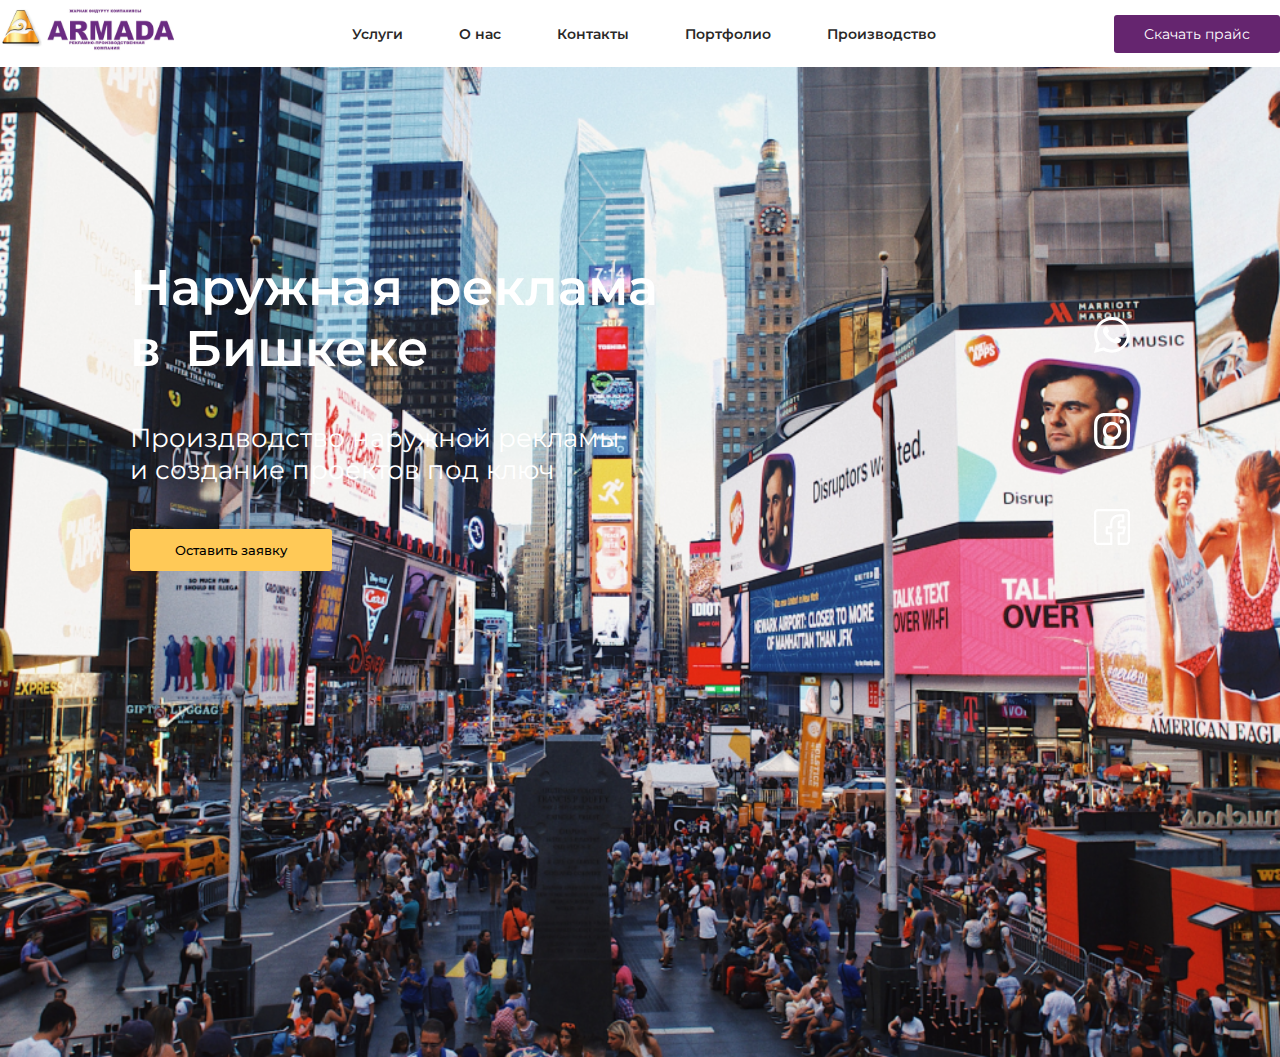
<file: index.html>
<!DOCTYPE html>
<html lang="en">
<head>
    <meta charset="UTF-8">
    <meta name="viewport" content="width=device-width, initial-scale=1.0">
    <title>Document</title>
    <link rel="stylesheet" href="./css/reset.css">
    <link rel="stylesheet" href="./css/global.css">
    <link rel="stylesheet" href="./css/style.css">

</head>
<body>
    <header class="header">
        <div class="conteiner">
            <div class="header-wrapper">
                <div class=" header-logo">
                    <img src="./images/main-logo.svg" alt="main webside logo">
                </div>

                <div class="nav">
                    <nav class="header-nav">
                        <a href="./services.html">Услуги </a>
                        <a href="./about.html">О нас </a>
                        <a href="#">Контакты</a>
                        <a href="#">Портфолио</a>
                        <a href="#">Производство </a>
                    </nav>
                </div>
                <button class="button">Скачать прайс</button>
            </div>
        </div>
    </header>
    <main class="main">
        <section class="section1">
            <div class="block-text">
                <div class="text">
                    <h1 class="h1">Наружная  реклама 
                        <br>в Бишкеке </h1>
                    <p class="p1">Произдводство наружной рекламы 
                      <br>  и создание проектов под ключ </p>
                    <button class="button2">Оставить заявку</button>
                </div>
                <div class="img">
                    <img src="./images/Vector.svg" alt="">
                    <img src="./images/instagram-sketched.svg" alt="">
                    <img src="./images/facebook (2) 1.svg" alt="">
                </div>
            </div>
        </section>
    </main>
</body>
</html>
</file>
<file: css/global.css>
.container{
    margin: 0 auto;
    max-width: 1192px;
}
</file>
<file: css/style.css>
@import url('https://fonts.googleapis.com/css2?family=Audiowide&family=Average+Sans&family=Cormorant+Garamond:ital,wght@0,300;0,400;0,500;0,600;0,700;1,300;1,400;1,500;1,600;1,700&family=DM+Mono:ital,wght@0,300;0,400;0,500;1,300;1,400;1,500&family=Inter:wght@100..900&family=Montserrat:ital,wght@0,100..900;1,100..900&family=Righteous&family=Roboto:ital,wght@0,100;0,300;0,400;0,500;0,700;0,900;1,100;1,300;1,400;1,500;1,700;1,900&family=Ubuntu:ital,wght@0,300;0,400;0,500;0,700;1,300;1,400;1,500;1,700&family=Urbanist:ital,wght@0,100..900;1,100..900&display=swap');
@import url('https://fonts.googleapis.com/css2?family=Audiowide&family=Average+Sans&family=Cormorant+Garamond:ital,wght@0,300;0,400;0,500;0,600;0,700;1,300;1,400;1,500;1,600;1,700&family=DM+Mono:ital,wght@0,300;0,400;0,500;1,300;1,400;1,500&family=Inter:wght@100..900&family=Montserrat:ital,wght@0,100..900;1,100..900&family=Righteous&family=Roboto:ital,wght@0,100;0,300;0,400;0,500;0,700;0,900;1,100;1,300;1,400;1,500;1,700;1,900&family=Ubuntu:ital,wght@0,300;0,400;0,500;0,700;1,300;1,400;1,500;1,700&family=Urbanist:ital,wght@0,100..900;1,100..900&display=swap');
.header{
    padding: 8px 0 ;
    
}
.header-wrapper{
    display:flex ;
    justify-content: space-between;
    align-items: center;
}
.header-nav{
    display: flex;
    gap: 56px;
}
.header-nav a {
    color:#2A2828;
    font-family: "Montserrat" , sans-serif;
    font-size: 14px;
    font-weight: 600;
}
.button{
    padding: 10px 30px 10px 30px;
    border-radius: 3px;
    border: none;
    background-color: #65256F;
    font-family: "Montserrat" , sans-serif;
    font-size: 14px;
    color: white;
}
.section1{
    background-image:  url(../images/Rectangle\ 70.png);
    background-size: cover; 
    background-position: center; 
    background-repeat: no-repeat;
    height: 110vh;
    box-shadow:
    inset rgba(0, 0, 0, 0.1),
     rgb(253, 253, 253),
    rgba(0, 0, 0, 0.3);
}
.text{
    padding: 190px 130px;
}
.h1{
    color: white;
    font-family: "Montserrat", sans-serif;
    font-weight: 600;
    font-size: 50px;
    word-spacing: 10px;
}
.p1{
    padding: 43px 0 ;
    color: white;
    font-family: "Montserrat", sans-serif;
    font-weight: 400;
    font-size: 26px;
}
.button2{
    background-color:#FFC957;
    border: none;
    padding: 13px 45px 13px 45px;
    color:black;
    font-family: "Montserrat", sans-serif;
    font-weight: 500;
    border-radius: 3px;
}
.block-text{
    display: flex;
    justify-content: space-between;
}
.img{
    display: flex;
    align-items: flex-end;
    flex-direction: column;
    gap: 60px;
    padding:250px 150px ;
}
</file>
